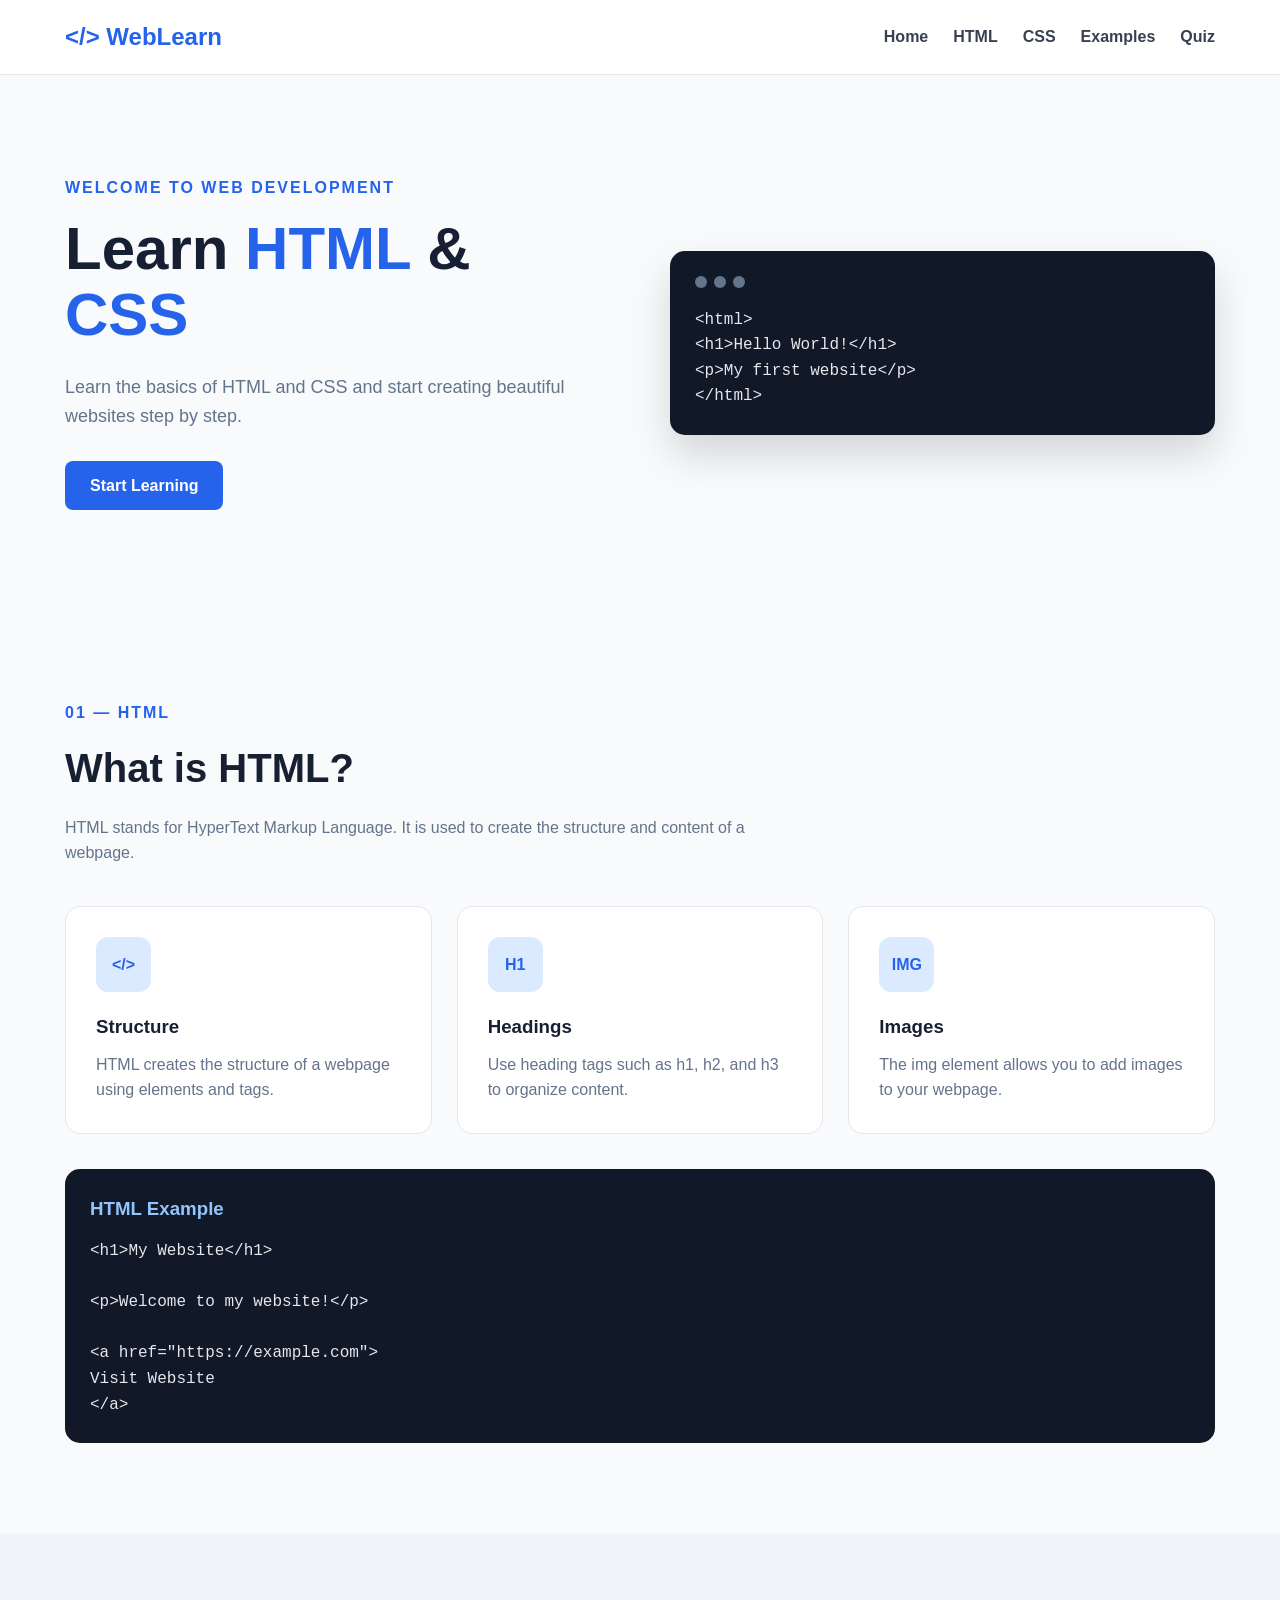
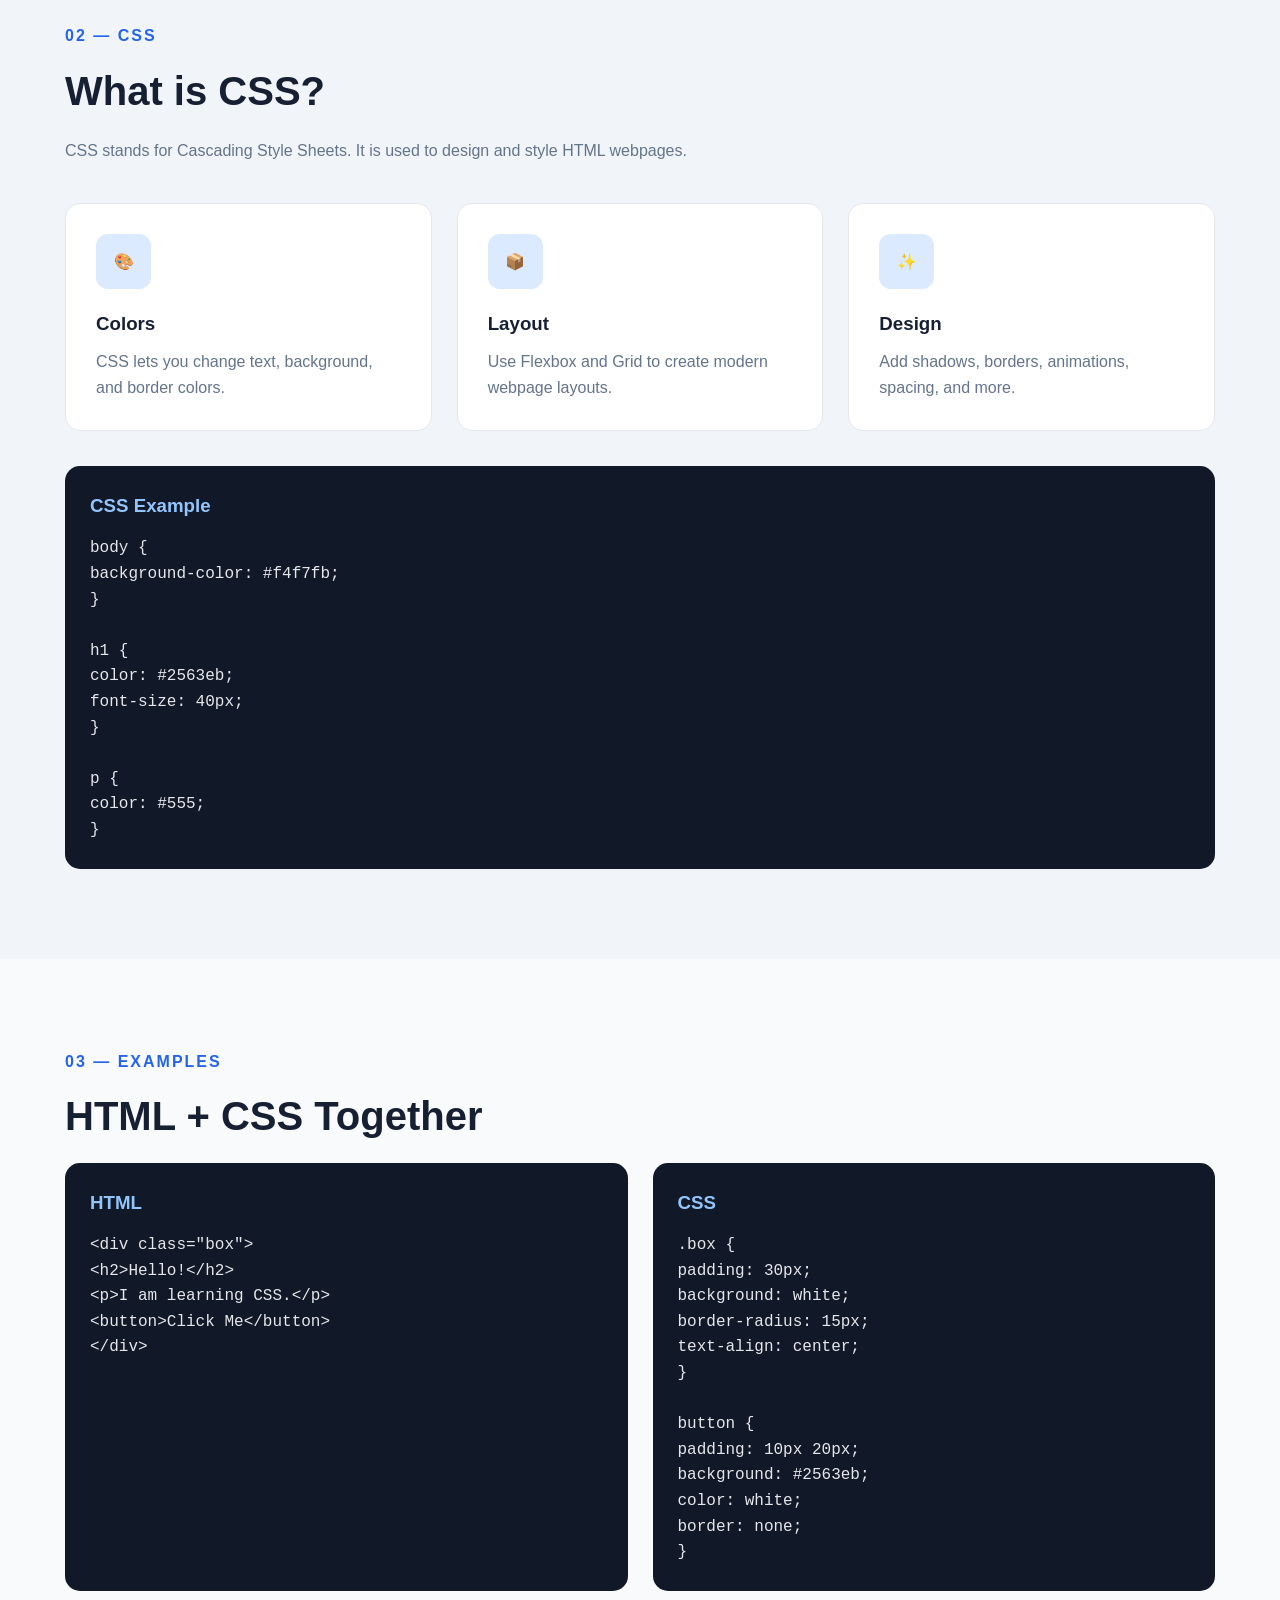
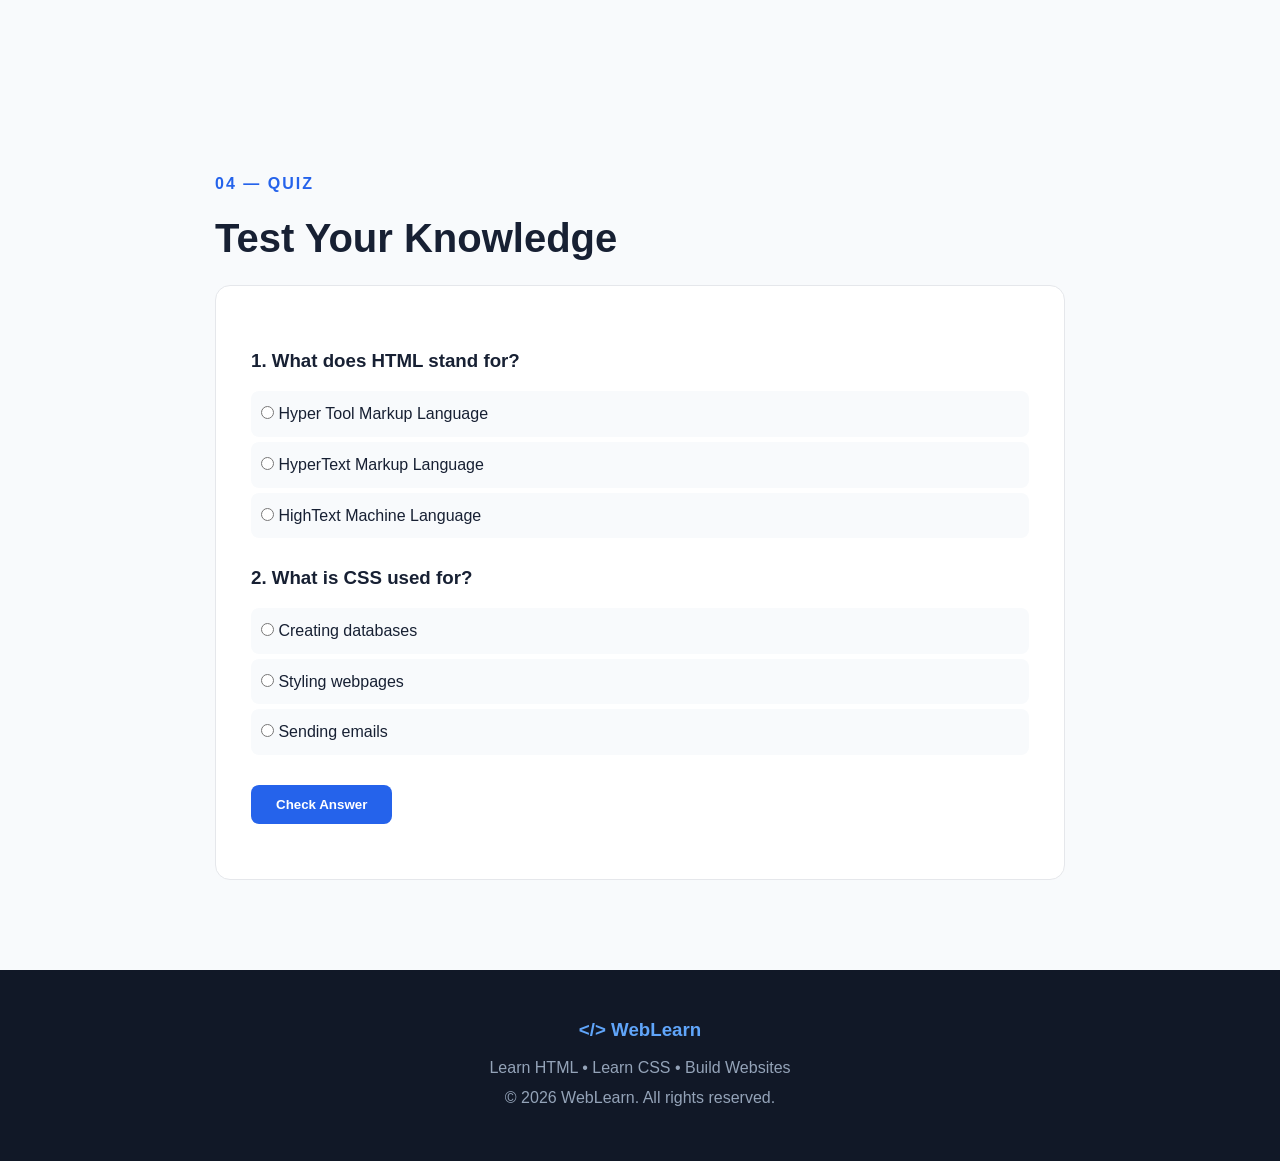
<file: index.html>
<!DOCTYPE html>
<html lang="en">
<head>
<meta charset="UTF-8">
<meta name="viewport" content="width=device-width, initial-scale=1.0">
<title>Learn HTML & CSS</title>
<link rel="stylesheet" href="style.css">
</head>

<body>

<!-- Navigation -->
<header>
    <nav class="navbar">
        <h2 class="logo">&lt;/&gt; WebLearn</h2>

        <ul class="nav-links">
            <li><a href="#home">Home</a></li>
            <li><a href="#html">HTML</a></li>
            <li><a href="#css">CSS</a></li>
            <li><a href="#examples">Examples</a></li>
            <li><a href="#quiz">Quiz</a></li>
        </ul>
    </nav>
</header>

<!-- Hero -->
<section id="home" class="hero">
    <div class="hero-text">
        <p class="small-title">WELCOME TO WEB DEVELOPMENT</p>

        <h1>Learn <span>HTML</span> & <span>CSS</span></h1>

        <p>
            Learn the basics of HTML and CSS and start creating
            beautiful websites step by step.
        </p>

        <a href="#html" class="btn">Start Learning</a>
    </div>

    <div class="code-box">
        <div class="dots">
            <span></span>
            <span></span>
            <span></span>
        </div>

        <pre><code>&lt;html&gt;
&lt;h1&gt;Hello World!&lt;/h1&gt;
&lt;p&gt;My first website&lt;/p&gt;
&lt;/html&gt;</code></pre>
    </div>
</section>

<!-- HTML Section -->
<section id="html" class="section">
    <p class="section-label">01 — HTML</p>
    <h2>What is HTML?</h2>

    <p class="description">
        HTML stands for HyperText Markup Language. It is used
        to create the structure and content of a webpage.
    </p>

    <div class="cards">

        <div class="card">
            <div class="icon">&lt;/&gt;</div>
            <h3>Structure</h3>
            <p>
                HTML creates the structure of a webpage using
                elements and tags.
            </p>
        </div>

        <div class="card">
            <div class="icon">H1</div>
            <h3>Headings</h3>
            <p>
                Use heading tags such as h1, h2, and h3
                to organize content.
            </p>
        </div>

        <div class="card">
            <div class="icon">IMG</div>
            <h3>Images</h3>
            <p>
                The img element allows you to add images
                to your webpage.
            </p>
        </div>

    </div>

    <div class="lesson-code">
        <h3>HTML Example</h3>

        <pre><code>&lt;h1&gt;My Website&lt;/h1&gt;

&lt;p&gt;Welcome to my website!&lt;/p&gt;

&lt;a href="https://example.com"&gt;
Visit Website
&lt;/a&gt;</code></pre>
    </div>
</section>

<!-- CSS Section -->
<section id="css" class="section css-section">
    <p class="section-label">02 — CSS</p>
    <h2>What is CSS?</h2>

    <p class="description">
        CSS stands for Cascading Style Sheets. It is used
        to design and style HTML webpages.
    </p>

    <div class="cards">

        <div class="card">
            <div class="icon">🎨</div>
            <h3>Colors</h3>
            <p>
                CSS lets you change text, background,
                and border colors.
            </p>
        </div>

        <div class="card">
            <div class="icon">📦</div>
            <h3>Layout</h3>
            <p>
                Use Flexbox and Grid to create modern
                webpage layouts.
            </p>
        </div>

        <div class="card">
            <div class="icon">✨</div>
            <h3>Design</h3>
            <p>
                Add shadows, borders, animations,
                spacing, and more.
            </p>
        </div>

    </div>

    <div class="lesson-code">
        <h3>CSS Example</h3>

        <pre><code>body {
background-color: #f4f7fb;
}

h1 {
color: #2563eb;
font-size: 40px;
}

p {
color: #555;
}</code></pre>
    </div>
</section>

<!-- Examples -->
<section id="examples" class="section">
    <p class="section-label">03 — EXAMPLES</p>
    <h2>HTML + CSS Together</h2>

    <div class="example-container">

        <div class="example-code">
            <h3>HTML</h3>

            <pre><code>&lt;div class="box"&gt;
&lt;h2&gt;Hello!&lt;/h2&gt;
&lt;p&gt;I am learning CSS.&lt;/p&gt;
&lt;button&gt;Click Me&lt;/button&gt;
&lt;/div&gt;</code></pre>
        </div>

        <div class="example-code">
            <h3>CSS</h3>

            <pre><code>.box {
padding: 30px;
background: white;
border-radius: 15px;
text-align: center;
}

button {
padding: 10px 20px;
background: #2563eb;
color: white;
border: none;
}</code></pre>
        </div>

    </div>
</section>

<!-- Quiz -->
<section id="quiz" class="quiz-section">
    <p class="section-label">04 — QUIZ</p>

    <h2>Test Your Knowledge</h2>

    <div class="quiz-box">

        <h3>1. What does HTML stand for?</h3>

        <label>
            <input type="radio" name="q1" value="wrong">
            Hyper Tool Markup Language
        </label>

        <label>
            <input type="radio" name="q1" value="correct">
            HyperText Markup Language
        </label>

        <label>
            <input type="radio" name="q1" value="wrong">
            HighText Machine Language
        </label>

        <h3>2. What is CSS used for?</h3>

        <label>
            <input type="radio" name="q2" value="wrong">
            Creating databases
        </label>

        <label>
            <input type="radio" name="q2" value="correct">
            Styling webpages
        </label>

        <label>
            <input type="radio" name="q2" value="wrong">
            Sending emails
        </label>

        <button onclick="checkQuiz()" class="btn">
            Check Answer
        </button>

        <p id="result"></p>

    </div>
</section>

<!-- Footer -->
<footer>
    <h3>&lt;/&gt; WebLearn</h3>
    <p>Learn HTML • Learn CSS • Build Websites</p>
    <p>© 2026 WebLearn. All rights reserved.</p>
</footer>

<script>
    function checkQuiz() {

        let score = 0;

        let q1 = document.querySelector(
            'input[name="q1"]:checked'
        );

        let q2 = document.querySelector(
            'input[name="q2"]:checked'
        );

        if (q1 && q1.value === "correct") {
            score++;
        }

        if (q2 && q2.value === "correct") {
            score++;
        }

        document.getElementById("result").innerText =
            "Your score: " + score + "/2";
    }
</script>

</body>
</html>
</file>
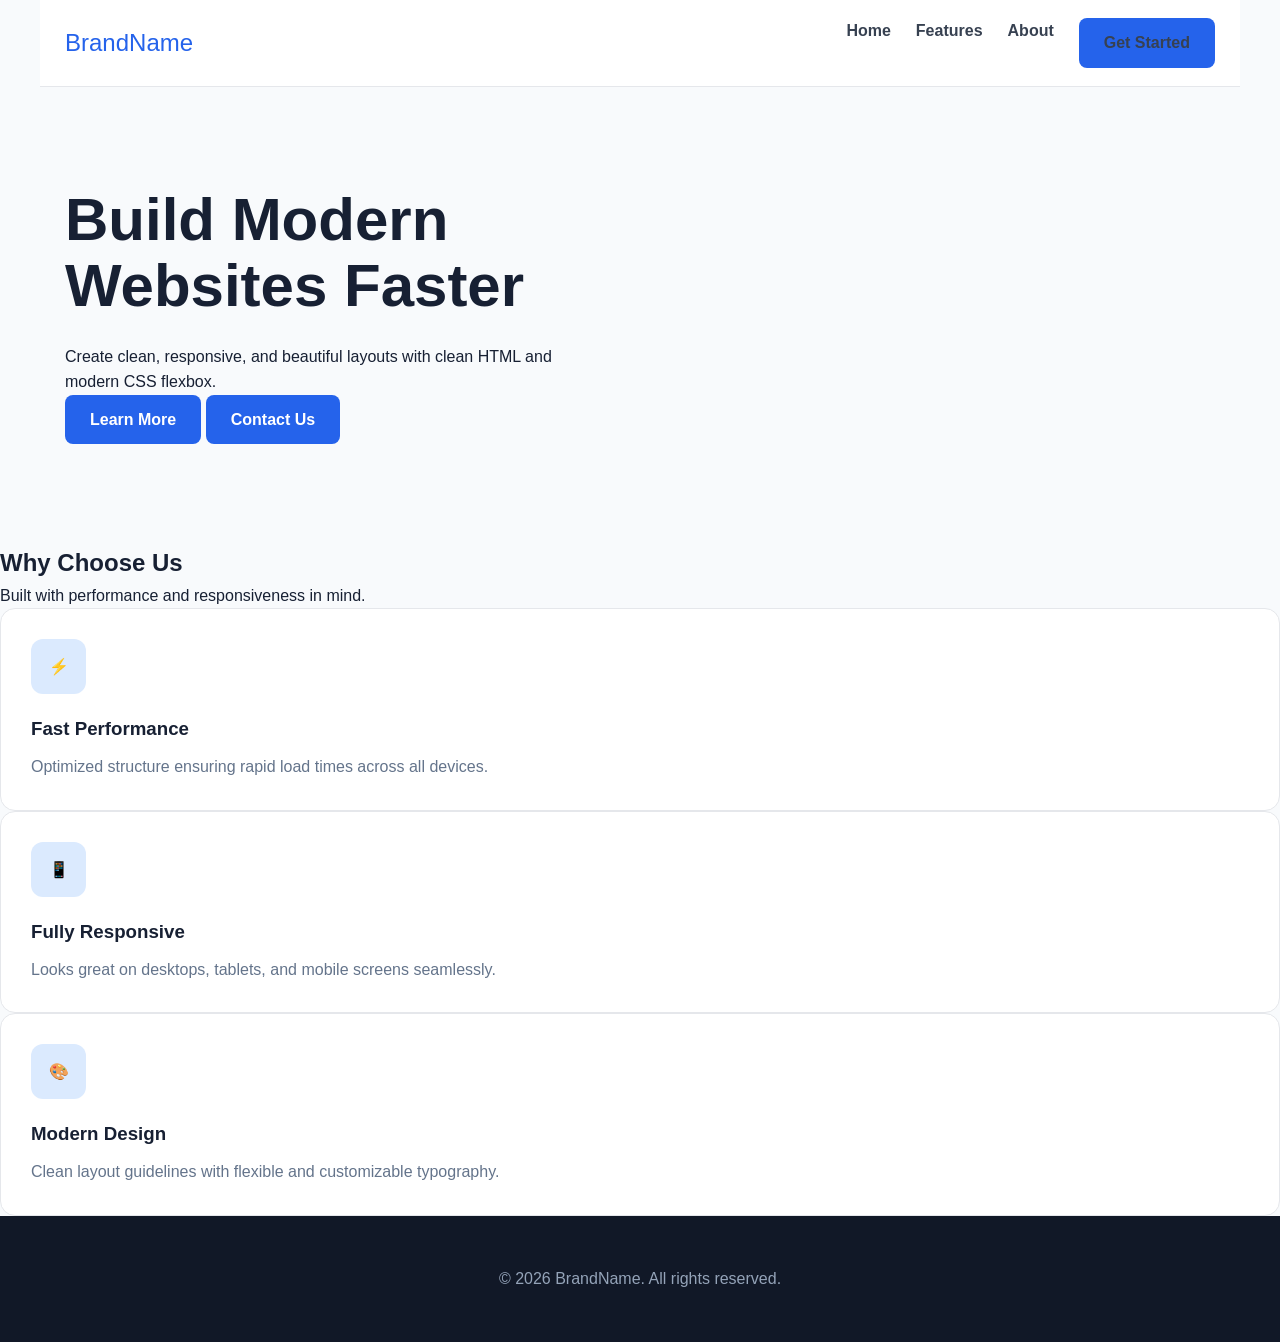
<file: about.html>
<!DOCTYPE html>
<html lang="en">
<head>
  <meta charset="UTF-8">
  <meta name="viewport" content="width=device-width, initial-scale=1.0">
  <title>Modern Landing Page</title>
  <link rel="stylesheet" href="style.css">
</head>
<body>

  <!-- Navigation -->
  <header class="navbar">
    <div class="logo">Brand<span>Name</span></div>
    <nav>
      <ul class="nav-links">
        <li><a href="#home">Home</a></li>
        <li><a href="#features">Features</a></li>
        <li><a href="#about">About</a></li>
        <li><a href="#contact" class="btn">Get Started</a></li>
      </ul>
    </nav>
  </header>

  <!-- Hero Section -->
  <section id="home" class="hero">
    <div class="hero-content">
      <h1>Build Modern Websites Faster</h1>
      <p>Create clean, responsive, and beautiful layouts with clean HTML and modern CSS flexbox.</p>
      <div class="hero-buttons">
        <a href="#features" class="btn primary-btn">Learn More</a>
        <a href="#contact" class="btn secondary-btn">Contact Us</a>
      </div>
    </div>
  </section>

  <!-- Features Section -->
  <section id="features" class="features">
    <h2>Why Choose Us</h2>
    <p class="subtitle">Built with performance and responsiveness in mind.</p>

    <div class="card-grid">
      <div class="card">
        <div class="icon">⚡</div>
        <h3>Fast Performance</h3>
        <p>Optimized structure ensuring rapid load times across all devices.</p>
      </div>

      <div class="card">
        <div class="icon">📱</div>
        <h3>Fully Responsive</h3>
        <p>Looks great on desktops, tablets, and mobile screens seamlessly.</p>
      </div>

      <div class="card">
        <div class="icon">🎨</div>
        <h3>Modern Design</h3>
        <p>Clean layout guidelines with flexible and customizable typography.</p>
      </div>
    </div>
  </section>

  <!-- Footer -->
  <footer class="footer">
    <p>&copy; 2026 BrandName. All rights reserved.</p>
  </footer>

</body>
</html>
</file>
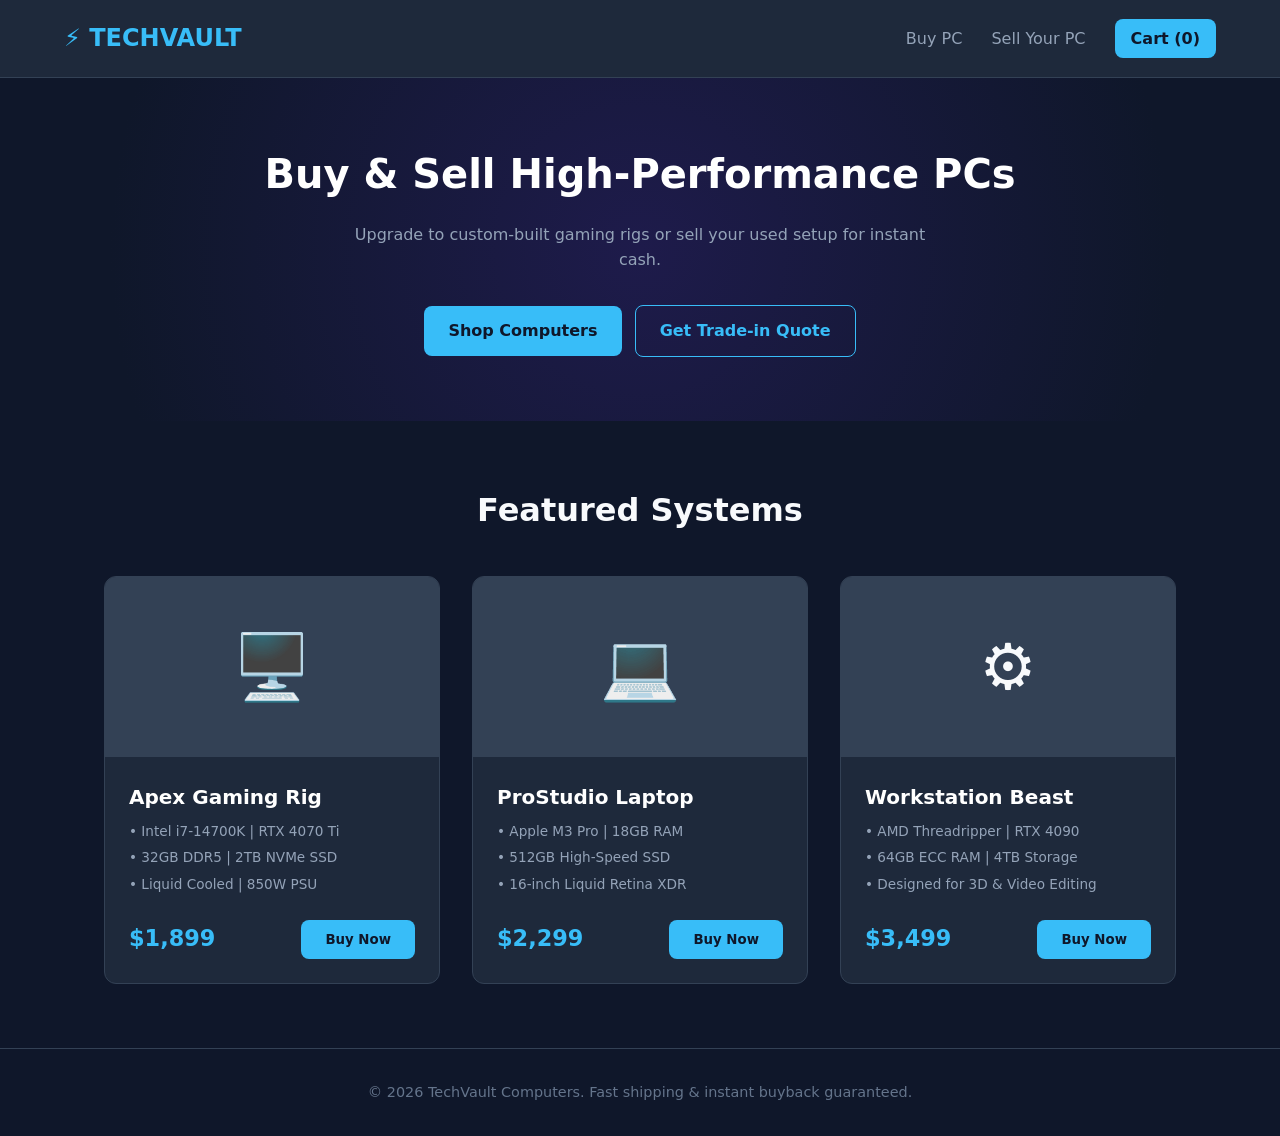
<file: inde.html>
<!DOCTYPE html>
<html lang="en">
<head>
  <meta charset="UTF-8">
  <meta name="viewport" content="width=device-width, initial-scale=1.0">
  <title>TechVault | Buy & Sell Computers</title>
  <style>
    * { box-sizing: border-box; margin: 0; padding: 0; font-family: 'Segoe UI', system-ui, sans-serif; }
    body { background: #0f172a; color: #f8fafc; line-height: 1.6; }
    
    header { display: flex; justify-content: space-between; align-items: center; padding: 1.2rem 5%; background: #1e293b; position: sticky; top: 0; z-index: 100; border-bottom: 1px solid #334155; }
    .logo { font-size: 1.5rem; font-weight: 800; color: #38bdf8; text-decoration: none; }
    nav a { color: #94a3b8; text-decoration: none; margin-left: 1.5rem; transition: 0.3s; }
    nav a:hover { color: #38bdf8; }
    
    .hero { text-align: center; padding: 4rem 1rem; background: radial-gradient(circle at center, #1e1b4b 0%, #0f172a 80%); }
    .hero h1 { font-size: 2.5rem; margin-bottom: 1rem; color: #fff; }
    .hero p { color: #94a3b8; max-width: 600px; margin: 0 auto 2rem; }
    
    .btn { background: #38bdf8; color: #0f172a; padding: 0.75rem 1.5rem; border-radius: 8px; text-decoration: none; font-weight: 700; display: inline-block; border: none; cursor: pointer; transition: 0.2s; }
    .btn:hover { background: #7dd3fc; transform: translateY(-2px); }
    .btn-outline { background: transparent; color: #38bdf8; border: 1px solid #38bdf8; margin-left: 0.5rem; }
    .btn-outline:hover { background: rgba(56, 189, 248, 0.1); }
    
    .products { padding: 4rem 5%; max-width: 1200px; margin: 0 auto; }
    .products h2 { text-align: center; margin-bottom: 2.5rem; font-size: 2rem; }
    .grid { display: grid; grid-template-columns: repeat(auto-fit, minmax(280px, 1fr)); gap: 2rem; }
    
    .card { background: #1e293b; border: 1px solid #334155; border-radius: 12px; overflow: hidden; transition: 0.3s; }
    .card:hover { border-color: #38bdf8; transform: translateY(-5px); }
    .card-img { height: 180px; background: #334155; display: flex; align-items: center; justify-content: center; font-size: 4rem; }
    .card-body { padding: 1.5rem; }
    .card-title { font-size: 1.25rem; margin-bottom: 0.5rem; color: #fff; }
    
    .specs { font-size: 0.85rem; color: #94a3b8; margin-bottom: 1.5rem; list-style: none; }
    .specs li { margin-bottom: 0.3rem; }
    
    .price-bar { display: flex; justify-content: space-between; align-items: center; }
    .price { font-size: 1.4rem; font-weight: 700; color: #38bdf8; }
    
    footer { text-align: center; padding: 2rem; border-top: 1px solid #334155; color: #64748b; font-size: 0.9rem; }
  </style>
</head>
<body>

  <header>
    <a href="#" class="logo">⚡ TECHVAULT</a>
    <nav>
      <a href="#buy">Buy PC</a>
      <a href="#sell">Sell Your PC</a>
      <a href="#" class="btn" style="padding: 0.4rem 1rem;">Cart (0)</a>
    </nav>
  </header>

  <section class="hero">
    <h1>Buy & Sell High-Performance PCs</h1>
    <p>Upgrade to custom-built gaming rigs or sell your used setup for instant cash.</p>
    <a href="#buy" class="btn">Shop Computers</a>
    <a href="#sell" class="btn btn-outline">Get Trade-in Quote</a>
  </section>

  <section class="products" id="buy">
    <h2>Featured Systems</h2>
    <div class="grid">
      
      <div class="card">
        <div class="card-img">🖥️</div>
        <div class="card-body">
          <h3 class="card-title">Apex Gaming Rig</h3>
          <ul class="specs">
            <li>• Intel i7-14700K | RTX 4070 Ti</li>
            <li>• 32GB DDR5 | 2TB NVMe SSD</li>
            <li>• Liquid Cooled | 850W PSU</li>
          </ul>
          <div class="price-bar">
            <span class="price">$1,899</span>
            <button class="btn">Buy Now</button>
          </div>
        </div>
      </div>

      <div class="card">
        <div class="card-img">💻</div>
        <div class="card-body">
          <h3 class="card-title">ProStudio Laptop</h3>
          <ul class="specs">
            <li>• Apple M3 Pro | 18GB RAM</li>
            <li>• 512GB High-Speed SSD</li>
            <li>• 16-inch Liquid Retina XDR</li>
          </ul>
          <div class="price-bar">
            <span class="price">$2,299</span>
            <button class="btn">Buy Now</button>
          </div>
        </div>
      </div>

      <div class="card">
        <div class="card-img">⚙️</div>
        <div class="card-body">
          <h3 class="card-title">Workstation Beast</h3>
          <ul class="specs">
            <li>• AMD Threadripper | RTX 4090</li>
            <li>• 64GB ECC RAM | 4TB Storage</li>
            <li>• Designed for 3D & Video Editing</li>
          </ul>
          <div class="price-bar">
            <span class="price">$3,499</span>
            <button class="btn">Buy Now</button>
          </div>
        </div>
      </div>

    </div>
  </section>

  <footer>
    <p>&copy; 2026 TechVault Computers. Fast shipping & instant buyback guaranteed.</p>
  </footer>

</body>
</html>
</file>
<file: style.css>
/* =========================
   RESET
========================= */

* {
    margin: 0;
    padding: 0;
    box-sizing: border-box;
}

html {
    scroll-behavior: smooth;
}

body {
    font-family: Arial, sans-serif;
    background: #f8fafc;
    color: #172033;
    line-height: 1.6;
}

/* =========================
   NAVBAR
========================= */

header {
    background: white;
    border-bottom: 1px solid #e5e7eb;
    position: sticky;
    top: 0;
    z-index: 1000;
}

.navbar {
    max-width: 1200px;
    margin: auto;
    padding: 18px 25px;

    display: flex;
    justify-content: space-between;
    align-items: center;
}

.logo {
    color: #2563eb;
    font-size: 24px;
}

.nav-links {
    list-style: none;

    display: flex;
    gap: 25px;
}

.nav-links a {
    text-decoration: none;
    color: #374151;
    font-weight: bold;
}

.nav-links a:hover {
    color: #2563eb;
}

/* =========================
   HERO
========================= */

.hero {
    max-width: 1200px;
    margin: auto;
    padding: 100px 25px;

    display: grid;
    grid-template-columns: 1fr 1fr;
    gap: 60px;
    align-items: center;
}

.small-title {
    color: #2563eb;
    font-weight: bold;
    letter-spacing: 2px;
    margin-bottom: 15px;
}

.hero h1 {
    font-size: 60px;
    line-height: 1.1;
    margin-bottom: 25px;
}

.hero h1 span {
    color: #2563eb;
}

.hero-text > p:not(.small-title) {
    color: #64748b;
    max-width: 550px;
    font-size: 18px;
    margin-bottom: 30px;
}

.btn {
    display: inline-block;
    padding: 12px 25px;

    background: #2563eb;
    color: white;

    border: none;
    border-radius: 8px;

    text-decoration: none;
    font-weight: bold;
    cursor: pointer;
}

.btn:hover {
    background: #1d4ed8;
}

/* =========================
   CODE BOX
========================= */

.code-box,
.lesson-code,
.example-code {
    background: #111827;
    color: #e5e7eb;
    border-radius: 15px;
    overflow: hidden;
}

.code-box {
    padding: 25px;
    box-shadow: 0 20px 40px rgba(0, 0, 0, 0.15);
}

.dots {
    display: flex;
    gap: 7px;
    margin-bottom: 20px;
}

.dots span {
    width: 12px;
    height: 12px;
    background: #64748b;
    border-radius: 50%;
}

pre {
    overflow-x: auto;
}

code {
    font-family: Consolas, monospace;
}

/* =========================
   SECTIONS
========================= */

.section {
    max-width: 1200px;
    margin: auto;
    padding: 90px 25px;
}

.css-section {
    background: #f1f5f9;
    max-width: none;
    padding-left: max(25px, calc((100% - 1150px) / 2));
    padding-right: max(25px, calc((100% - 1150px) / 2));
}

.section-label {
    color: #2563eb;
    font-weight: bold;
    letter-spacing: 2px;
    margin-bottom: 10px;
}

.section h2,
.quiz-section h2 {
    font-size: 40px;
    margin-bottom: 15px;
}

.description {
    color: #64748b;
    max-width: 700px;
    margin-bottom: 40px;
}

/* =========================
   CARDS
========================= */

.cards {
    display: grid;
    grid-template-columns: repeat(3, 1fr);
    gap: 25px;
}

.card {
    background: white;
    padding: 30px;
    border-radius: 15px;

    border: 1px solid #e5e7eb;

    transition: 0.3s;
}

.card:hover {
    transform: translateY(-7px);
    box-shadow: 0 15px 30px rgba(0, 0, 0, 0.08);
}

.icon {
    width: 55px;
    height: 55px;

    display: flex;
    align-items: center;
    justify-content: center;

    background: #dbeafe;
    color: #2563eb;

    border-radius: 12px;

    font-weight: bold;
    margin-bottom: 20px;
}

.card h3 {
    margin-bottom: 10px;
}

.card p {
    color: #64748b;
}

/* =========================
   LESSON CODE
========================= */

.lesson-code {
    margin-top: 35px;
    padding: 25px;
}

.lesson-code h3,
.example-code h3 {
    margin-bottom: 15px;
    color: #93c5fd;
}

/* =========================
   EXAMPLES
========================= */

.example-container {
    display: grid;
    grid-template-columns: 1fr 1fr;
    gap: 25px;
}

.example-code {
    padding: 25px;
}

/* =========================
   QUIZ
========================= */

.quiz-section {
    max-width: 900px;
    margin: auto;
    padding: 90px 25px;
}

.quiz-box {
    background: white;
    padding: 35px;
    border-radius: 15px;
    border: 1px solid #e5e7eb;
}

.quiz-box h3 {
    margin: 25px 0 15px;
}

.quiz-box label {
    display: block;
    padding: 10px;
    margin: 5px 0;

    background: #f8fafc;
    border-radius: 8px;

    cursor: pointer;
}

.quiz-box label:hover {
    background: #eff6ff;
}

.quiz-box .btn {
    margin-top: 25px;
}

#result {
    margin-top: 20px;
    font-weight: bold;
    color: #2563eb;
}

/* =========================
   FOOTER
========================= */

footer {
    background: #111827;
    color: white;
    text-align: center;
    padding: 45px 20px;
}

footer h3 {
    color: #60a5fa;
    margin-bottom: 10px;
}

footer p {
    color: #94a3b8;
    margin: 5px;
}

/* =========================
   RESPONSIVE
========================= */

@media (max-width: 800px) {

    .navbar {
        flex-direction: column;
        gap: 15px;
    }

    .nav-links {
        gap: 12px;
        flex-wrap: wrap;
        justify-content: center;
    }

    .hero {
        grid-template-columns: 1fr;
        padding: 70px 25px;
    }

    .hero h1 {
        font-size: 45px;
    }

    .cards {
        grid-template-columns: 1fr;
    }

    .example-container {
        grid-template-columns: 1fr;
    }
}

@media (max-width: 500px) {

    .nav-links {
        font-size: 14px;
    }

    .hero h1 {
        font-size: 38px;
    }

    .section h2,
    .quiz-section h2 {
        font-size: 32px;
    }

    .code-box,
    .lesson-code,
    .example-code {
        padding: 18px;
    }
}
</file>
